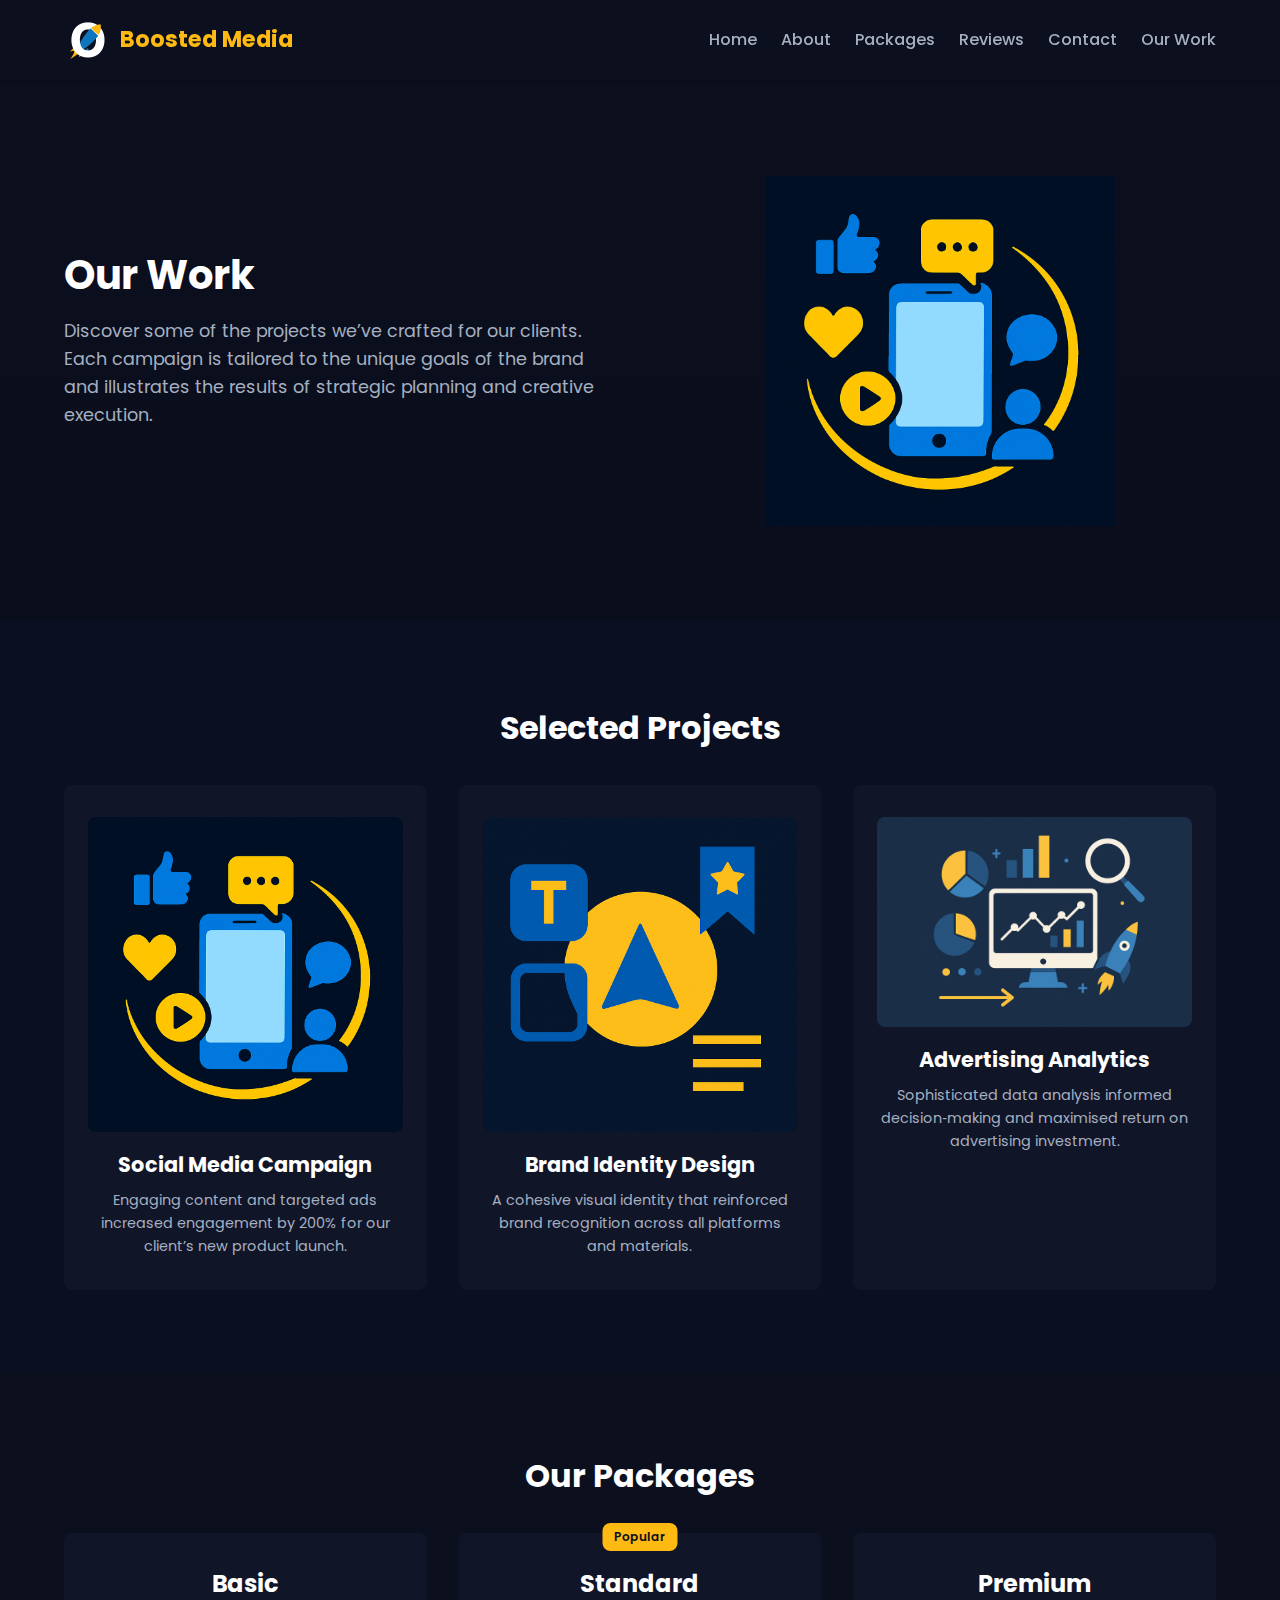
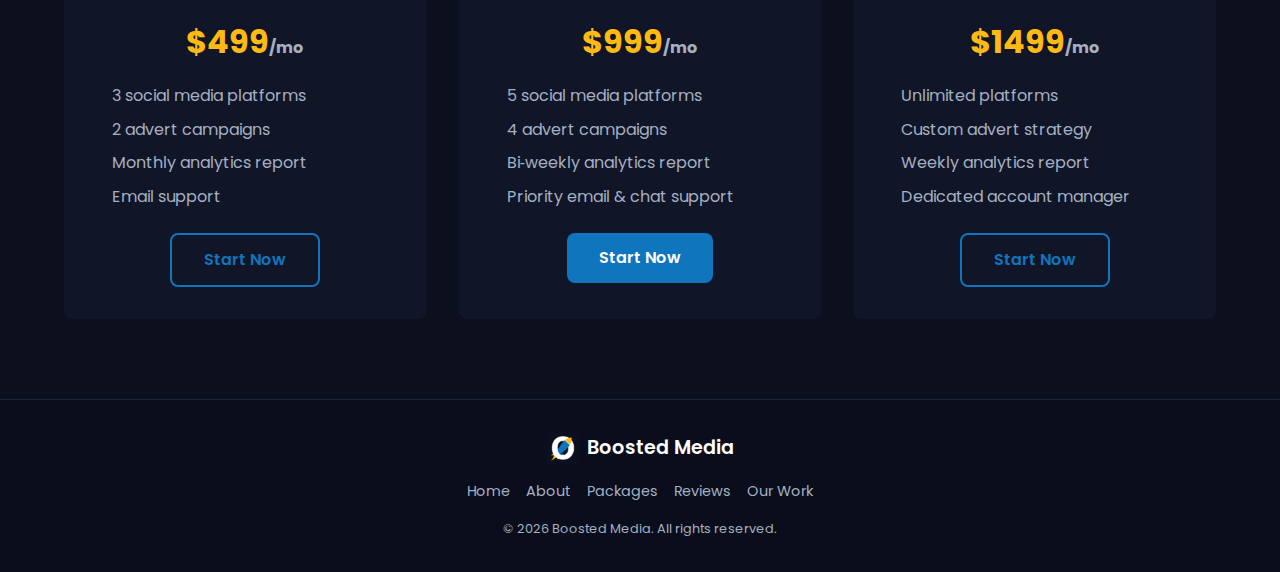
<file: work.html>
<!DOCTYPE html>
<html lang="en">
  <head>
    <meta charset="UTF-8" />
    <meta name="viewport" content="width=device-width, initial-scale=1.0" />
    <title>Our Work – Boosted Media</title>
    <!-- Google Font -->
    <link
      href="https://fonts.googleapis.com/css2?family=Poppins:wght@300;400;500;600;700&display=swap"
      rel="stylesheet"
    />
    <!-- Font Awesome -->
    <link
      rel="stylesheet"
      href="https://cdnjs.cloudflare.com/ajax/libs/font-awesome/6.4.0/css/all.min.css"
      integrity="sha512-Xx8Bv0qtrLNyPwkZWVGUTTrOvfDGE34M8i8qa6RQfOfQ3RHblAhdyS8XAw+cX4BGH8tFC9I5aYdB+IbLncKD8Q=="
      crossorigin="anonymous"
      referrerpolicy="no-referrer"
    />
    <link rel="stylesheet" href="styles.css" />
  </head>
  <body>
    <!-- Header (reuse from index) -->
    <header class="header">
      <div class="container nav-container">
        <a href="index.html" class="logo">
          <img src="assets/logo-icon.png" alt="Boosted Media Logo" class="logo-icon" />
          <span class="logo-text">Boosted Media</span>
        </a>
        <nav class="nav" id="navbar">
          <ul>
            <li><a href="index.html#home">Home</a></li>
            <li><a href="index.html#about">About</a></li>
            <li><a href="index.html#packages">Packages</a></li>
            <li><a href="index.html#reviews">Reviews</a></li>
            <li><a href="index.html#contact">Contact</a></li>
            <li><a href="#work" class="active">Our Work</a></li>
          </ul>
        </nav>
        <div class="hamburger" id="hamburger">
          <span></span><span></span><span></span>
        </div>
      </div>
    </header>

    <!-- Work Hero -->
    <section class="hero" id="work" style="padding-top:6rem;">
      <div class="container hero-container">
        <div class="hero-text">
          <h1>Our Work</h1>
          <p>
            Discover some of the projects we’ve crafted for our clients. Each
            campaign is tailored to the unique goals of the brand and
            illustrates the results of strategic planning and creative
            execution.
          </p>
        </div>
        <div class="hero-image">
          <img
            src="assets/project1.png"
            alt="Our Work Illustration"
          />
        </div>
      </div>
    </section>

    <!-- Portfolio Section -->
    <section class="packages" style="background-color:#0a0f22;">
      <div class="container packages-container">
        <h2>Selected Projects</h2>
        <div class="cards">
          <!-- Project 1 -->
          <div class="card portfolio-item">
            <img src="assets/project1.png" alt="Social Media Campaign" />
            <h3>Social Media Campaign</h3>
            <p>
              Engaging content and targeted ads increased engagement by 200% for
              our client’s new product launch.
            </p>
          </div>
          <!-- Project 2 -->
          <div class="card portfolio-item">
            <img src="assets/project2.png" alt="Brand Identity Design" />
            <h3>Brand Identity Design</h3>
            <p>
              A cohesive visual identity that reinforced brand recognition
              across all platforms and materials.
            </p>
          </div>
          <!-- Project 3 -->
          <div class="card portfolio-item">
            <img src="assets/project3.png" alt="Advertising Analytics Illustration" />
            <h3>Advertising Analytics</h3>
            <p>
              Sophisticated data analysis informed decision‑making and
              maximised return on advertising investment.
            </p>
          </div>
        </div>
      </div>
    </section>

    <!-- Packages Section (Repeated) -->
    <section class="packages" id="packages-page">
      <div class="container packages-container">
        <h2>Our Packages</h2>
        <div class="cards">
          <div class="card">
            <h3>Basic</h3>
            <p class="price"><span>$</span>499<span class="per">/mo</span></p>
            <ul class="card-features">
              <li>3 social media platforms</li>
              <li>2 advert campaigns</li>
              <li>Monthly analytics report</li>
              <li>Email support</li>
            </ul>
            <a href="index.html#contact" class="btn secondary-btn">Start Now</a>
          </div>
          <div class="card recommended">
            <div class="badge">Popular</div>
            <h3>Standard</h3>
            <p class="price"><span>$</span>999<span class="per">/mo</span></p>
            <ul class="card-features">
              <li>5 social media platforms</li>
              <li>4 advert campaigns</li>
              <li>Bi‑weekly analytics report</li>
              <li>Priority email &amp; chat support</li>
            </ul>
            <a href="index.html#contact" class="btn primary-btn">Start Now</a>
          </div>
          <div class="card">
            <h3>Premium</h3>
            <p class="price"><span>$</span>1499<span class="per">/mo</span></p>
            <ul class="card-features">
              <li>Unlimited platforms</li>
              <li>Custom advert strategy</li>
              <li>Weekly analytics report</li>
              <li>Dedicated account manager</li>
            </ul>
            <a href="index.html#contact" class="btn secondary-btn">Start Now</a>
          </div>
        </div>
      </div>
    </section>

    <!-- Footer -->
    <footer class="footer">
      <div class="container footer-container">
        <div class="footer-brand">
          <img src="assets/logo-icon.png" alt="Boosted Media" class="footer-logo" />
          <span>Boosted Media</span>
        </div>
        <div class="footer-links">
          <a href="index.html#home">Home</a>
          <a href="index.html#about">About</a>
          <a href="index.html#packages">Packages</a>
          <a href="index.html#reviews">Reviews</a>
          <a href="#work">Our Work</a>
        </div>
        <div class="footer-copy">
          &copy; <span id="year"></span> Boosted Media. All rights reserved.
        </div>
      </div>
    </footer>

    <!-- Scripts -->
    <script src="script.js"></script>
  </body>
</html>
</file>
<file: styles.css>
/*
  Boosted Media Marketing Website Styles
  -------------------------------------
  This stylesheet defines the layout and appearance of the Boosted Media
  marketing website. It uses modern CSS features, such as flexbox and
  grid, alongside variables for easy theme adjustments. Colors are
  derived from the provided logo images (dark navy, blue and yellow).
*/

/* CSS Variables for easy colour changes */
:root {
  --color-dark: #0c0f1e;      /* primary dark background */
  --color-blue: #0f75bd;      /* accent blue */
  --color-yellow: #feb913;    /* accent yellow */
  --color-white: #ffffff;     /* primary text */
  --color-grey: #a5b0c1;      /* subtle text */
  --color-card-bg: #111528;   /* card background */
  --transition: 0.3s ease;
  --radius: 8px;
  --max-width: 1200px;
}

/* Global resets */
* {
  margin: 0;
  padding: 0;
  box-sizing: border-box;
}

html {
  scroll-behavior: smooth;
}

body {
  font-family: 'Poppins', sans-serif;
  background-color: var(--color-dark);
  color: var(--color-white);
  line-height: 1.6;
}

a {
  color: inherit;
  text-decoration: none;
  transition: var(--transition);
}

img {
  max-width: 100%;
  height: auto;
  display: block;
}

.container {
  width: 90%;
  max-width: var(--max-width);
  margin: 0 auto;
}

/* Header & Navigation */
.header {
  background-color: var(--color-dark);
  position: sticky;
  top: 0;
  width: 100%;
  z-index: 1000;
  box-shadow: 0 2px 4px rgba(0, 0, 0, 0.2);
}

.nav-container {
  display: flex;
  align-items: center;
  justify-content: space-between;
  padding: 1rem 0;
}

.logo {
  display: flex;
  align-items: center;
  font-size: 1.4rem;
  font-weight: 600;
  color: var(--color-white);
}

.logo-icon {
  width: 48px;
  height: 48px;
  margin-right: 0.5rem;
}

.logo-text {
  color: var(--color-yellow);
  font-weight: 700;
}

.nav ul {
  list-style: none;
  display: flex;
  align-items: center;
}
.nav li {
  margin-left: 1.5rem;
}
.nav a {
  color: var(--color-grey);
  font-weight: 500;
  padding: 0.5rem 0;
  position: relative;
}
.nav a::after {
  content: '';
  position: absolute;
  left: 0;
  bottom: -4px;
  width: 0%;
  height: 2px;
  background-color: var(--color-blue);
  transition: width var(--transition);
}
.nav a:hover,
.nav a:focus {
  color: var(--color-white);
}
.nav a:hover::after,
.nav a:focus::after {
  width: 100%;
}

/* Hamburger for mobile */
.hamburger {
  display: none;
  flex-direction: column;
  justify-content: space-between;
  width: 24px;
  height: 18px;
  cursor: pointer;
}
.hamburger span {
  display: block;
  width: 100%;
  height: 3px;
  background-color: var(--color-white);
  border-radius: 3px;
}

/* Hero Section */
.hero {
  padding: 4rem 0 6rem;
  background: linear-gradient(to bottom, var(--color-dark), #0a0e1c);
}
.hero-container {
  display: grid;
  grid-template-columns: repeat(auto-fit, minmax(300px, 1fr));
  align-items: center;
  gap: 3rem;
}
.hero-text h1 {
  font-size: 2.5rem;
  margin-bottom: 1rem;
  line-height: 1.3;
}
.hero-text p {
  font-size: 1.1rem;
  margin-bottom: 1.5rem;
  color: var(--color-grey);
}
.hero-image img {
  width: 100%;
  max-height: 350px;
  object-fit: contain;
}

/* Buttons */
.btn {
  display: inline-block;
  padding: 0.75rem 2rem;
  border-radius: var(--radius);
  font-weight: 600;
  text-align: center;
  transition: var(--transition);
}
.primary-btn {
  background-color: var(--color-blue);
  color: var(--color-white);
}
.primary-btn:hover {
  background-color: var(--color-yellow);
  color: var(--color-dark);
}
.secondary-btn {
  background-color: transparent;
  color: var(--color-blue);
  border: 2px solid var(--color-blue);
}
.secondary-btn:hover {
  background-color: var(--color-blue);
  color: var(--color-dark);
}

/* About Section */
.about {
  padding: 5rem 0;
  background-color: #0a0f22;
}
.about-container h2 {
  text-align: center;
  margin-bottom: 1.5rem;
  font-size: 2rem;
}
.about-intro {
  max-width: 700px;
  margin: 0 auto 2rem;
  text-align: center;
  color: var(--color-grey);
}
.about-features {
  display: grid;
  grid-template-columns: repeat(auto-fit, minmax(250px, 1fr));
  gap: 2rem;
}
.feature {
  background-color: var(--color-card-bg);
  padding: 2rem;
  border-radius: var(--radius);
  text-align: center;
  transition: var(--transition);
}
.feature i {
  font-size: 2rem;
  color: var(--color-yellow);
  margin-bottom: 1rem;
}
.feature h3 {
  margin-bottom: 0.5rem;
  font-size: 1.25rem;
}
.feature p {
  color: var(--color-grey);
}
.feature:hover {
  transform: translateY(-5px);
  box-shadow: 0 5px 15px rgba(0, 0, 0, 0.3);
}

/* Packages Section */
.packages {
  padding: 5rem 0;
  background-color: var(--color-dark);
}
.packages-container h2 {
  text-align: center;
  margin-bottom: 2rem;
  font-size: 2rem;
}
.cards {
  display: grid;
  grid-template-columns: repeat(auto-fit, minmax(280px, 1fr));
  gap: 2rem;
}
.card {
  background-color: var(--color-card-bg);
  border-radius: var(--radius);
  padding: 2rem 1.5rem;
  text-align: center;
  position: relative;
  transition: var(--transition);
}
.card h3 {
  font-size: 1.5rem;
  margin-bottom: 0.75rem;
  color: var(--color-white);
}
.price {
  font-size: 2rem;
  font-weight: 700;
  margin-bottom: 1rem;
  color: var(--color-yellow);
}
.price span.per {
  font-size: 1rem;
  color: var(--color-grey);
}
.card-features {
  list-style: none;
  margin-bottom: 1.5rem;
  text-align: left;
  color: var(--color-grey);
}
.card-features li {
  margin-bottom: 0.5rem;
  padding-left: 1.5rem;
  position: relative;
}
.card-features li::before {
  content: '\f00c';
  font-family: 'Font Awesome 6 Free';
  font-weight: 900;
  position: absolute;
  left: 0;
  top: 0;
  color: var(--color-blue);
}
.card .badge {
  position: absolute;
  top: -10px;
  left: 50%;
  transform: translateX(-50%);
  background-color: var(--color-yellow);
  color: var(--color-dark);
  padding: 0.25rem 0.75rem;
  border-radius: var(--radius);
  font-size: 0.75rem;
  font-weight: 600;
}
.card:hover {
  transform: translateY(-5px);
  box-shadow: 0 5px 15px rgba(0, 0, 0, 0.3);
}

/* Portfolio items on the work page reuse the card component but need slight tweaks */
.portfolio-item img {
  border-radius: var(--radius);
  margin-bottom: 1rem;
}
.portfolio-item h3 {
  margin-top: 0.5rem;
  margin-bottom: 0.5rem;
  font-size: 1.3rem;
}
.portfolio-item p {
  color: var(--color-grey);
  font-size: 0.9rem;
}
.portfolio-icon {
  font-size: 3rem;
  color: var(--color-blue);
  margin-bottom: 1rem;
}

/* Reviews Section */
.reviews {
  padding: 5rem 0;
  background-color: #0a0f22;
}
.reviews-container h2 {
  text-align: center;
  margin-bottom: 2rem;
  font-size: 2rem;
}
.review-cards {
  display: grid;
  grid-template-columns: repeat(auto-fit, minmax(280px, 1fr));
  gap: 2rem;
}
.review-card {
  background-color: var(--color-card-bg);
  border-radius: var(--radius);
  padding: 2rem;
  display: flex;
  align-items: flex-start;
  gap: 1rem;
  transition: var(--transition);
}
.review-card:hover {
  transform: translateY(-5px);
  box-shadow: 0 5px 15px rgba(0, 0, 0, 0.3);
}
.review-avatar i {
  font-size: 2.5rem;
  color: var(--color-blue);
}
.review-content {
  flex: 1;
}
.review-text {
  margin-bottom: 0.5rem;
  color: var(--color-grey);
  font-style: italic;
}
.review-author {
  font-weight: 600;
  margin-bottom: 0.5rem;
}
.stars i {
  color: var(--color-yellow);
  margin-right: 0.1rem;
}

/* Contact Section */
.contact {
  padding: 5rem 0;
  background-color: var(--color-dark);
}
.contact-container {
  max-width: 800px;
  margin: 0 auto;
  text-align: center;
}
.contact-container h2 {
  margin-bottom: 1rem;
  font-size: 2rem;
}
.contact-container p {
  margin-bottom: 2rem;
  color: var(--color-grey);
}
.contact-form {
  display: flex;
  flex-direction: column;
  gap: 1rem;
}
.form-row {
  display: flex;
  gap: 1rem;
}
.form-row input {
  flex: 1;
}
.contact-form input,
.contact-form textarea {
  padding: 1rem;
  border: 2px solid #1d2541;
  border-radius: var(--radius);
  background-color: #0d1327;
  color: var(--color-white);
  font-family: inherit;
  resize: vertical;
}
.contact-form input:focus,
.contact-form textarea:focus {
  outline: none;
  border-color: var(--color-blue);
}
.contact-form button {
  align-self: center;
}

/* Footer */
.footer {
  padding: 2rem 0;
  background-color: #090d1c;
  border-top: 1px solid #1d2541;
}
.footer-container {
  display: flex;
  flex-direction: column;
  align-items: center;
  gap: 1rem;
  text-align: center;
}
.footer-brand {
  display: flex;
  align-items: center;
  gap: 0.5rem;
  font-weight: 600;
  font-size: 1.2rem;
}
.footer-logo {
  width: 32px;
  height: 32px;
}
.footer-links {
  display: flex;
  flex-wrap: wrap;
  gap: 1rem;
  justify-content: center;
  font-size: 0.9rem;
}
.footer-links a {
  color: var(--color-grey);
}
.footer-links a:hover {
  color: var(--color-yellow);
}
.footer-copy {
  font-size: 0.8rem;
  color: var(--color-grey);
}

/* Responsive behaviour */
@media (max-width: 768px) {
  .nav ul {
    position: absolute;
    top: 100%;
    right: 0;
    background-color: var(--color-dark);
    flex-direction: column;
    align-items: flex-start;
    width: 200px;
    padding: 1rem;
    border-radius: var(--radius);
    box-shadow: 0 4px 10px rgba(0, 0, 0, 0.3);
    transform: translateX(110%);
    transition: transform var(--transition);
  }
  .nav ul.open {
    transform: translateX(0);
  }
  .nav li {
    margin: 0.75rem 0;
  }
  .hamburger {
    display: flex;
  }
}
</file>
